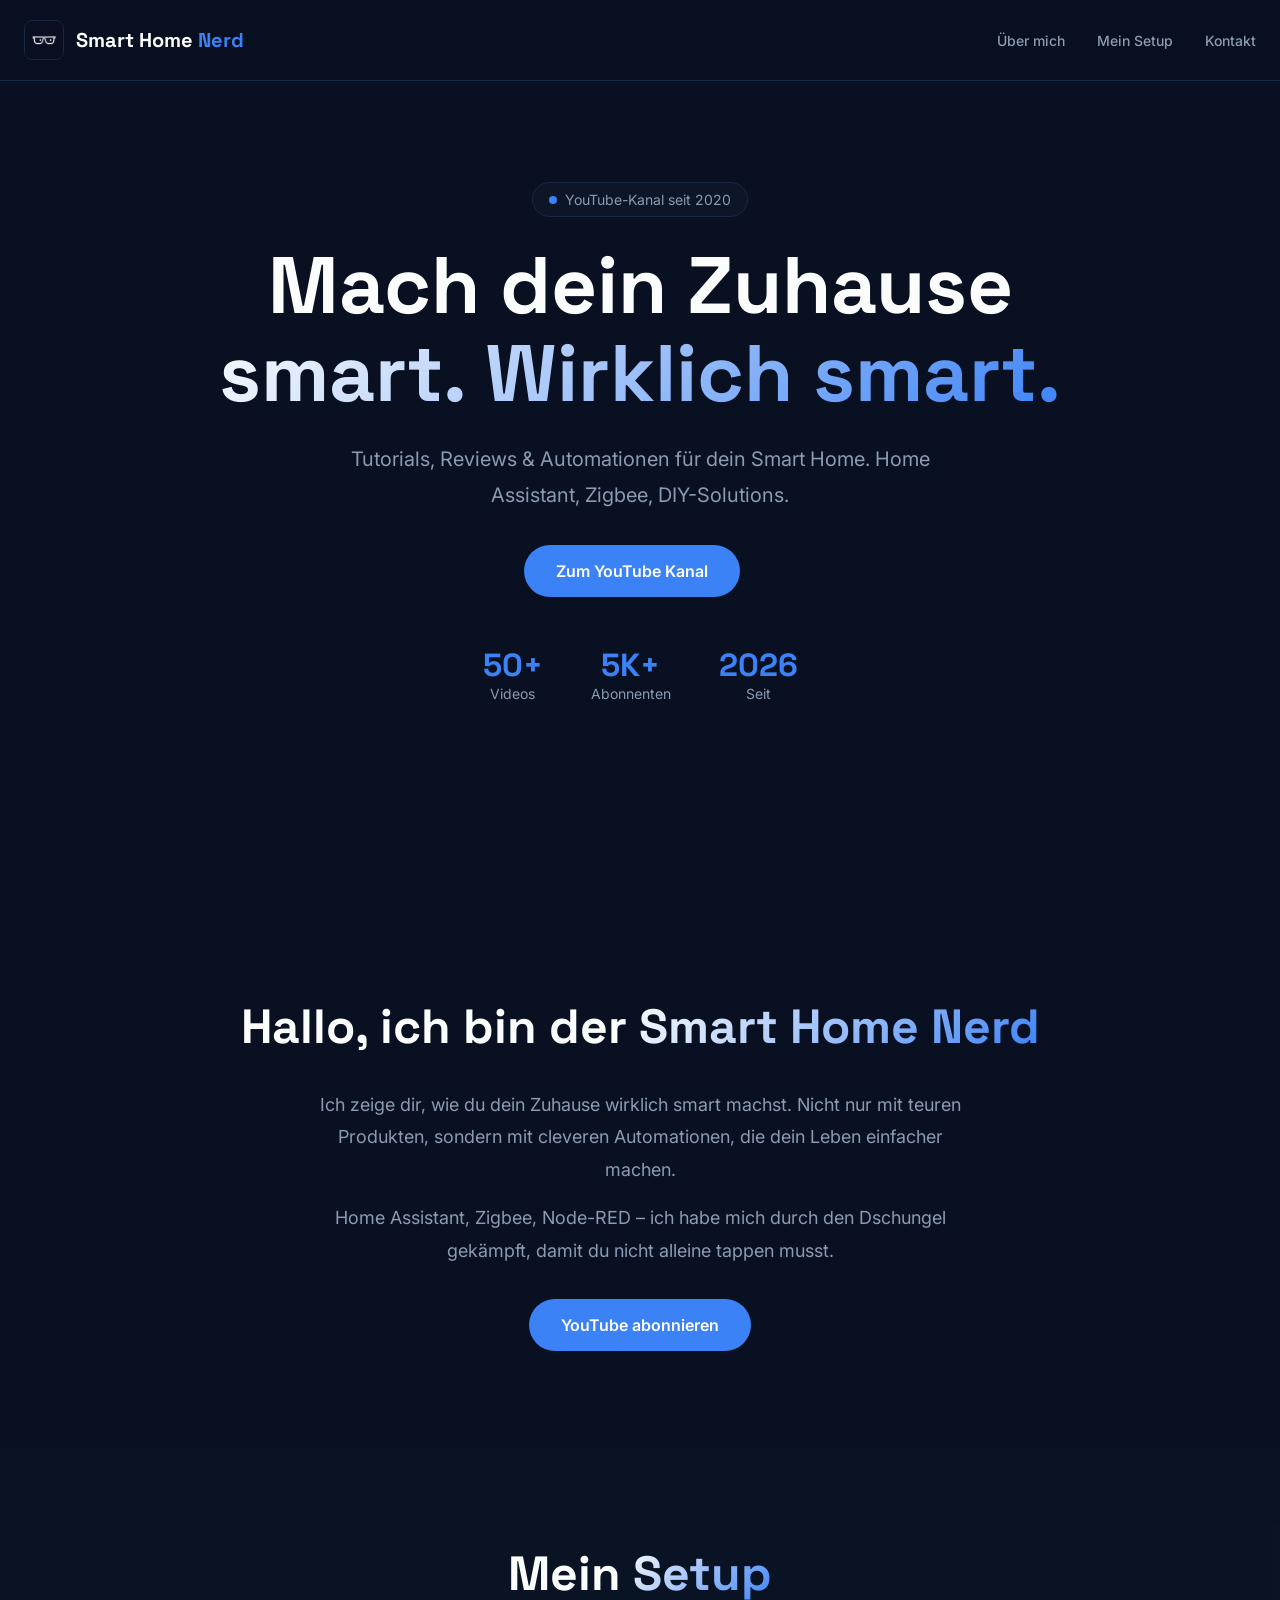
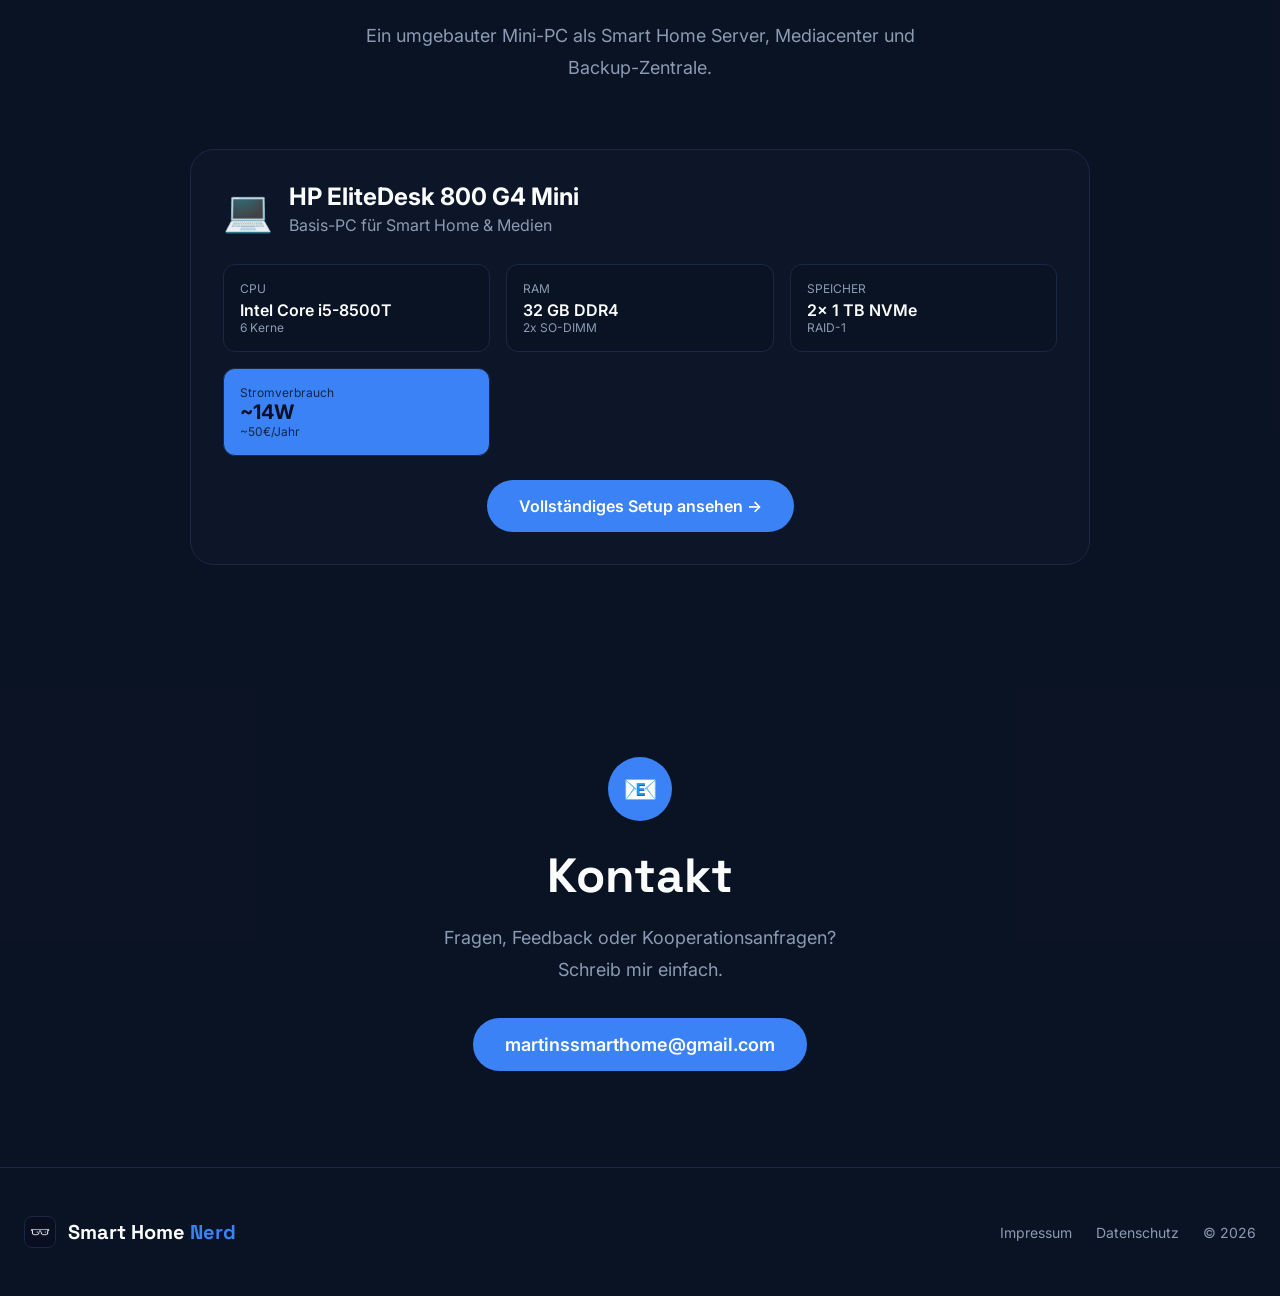
<file: index.html>
<!DOCTYPE html>
<html lang="de">
<head>
<meta charset="UTF-8">
<meta name="viewport" content="width=device-width, initial-scale=1.0">
<title>Smart Home Nerd | Mach dein Zuhause smart</title>
<meta name="description" content="Tutorials, Reviews & Automationen für dein Smart Home.">
<link rel="icon" type="image/png" href="assets/images/favicon.png">
<link rel="manifest" href="manifest.json">
<link href="https://fonts.googleapis.com/css2?family=Inter:wght@300;400;500;600;700&family=Space+Grotesk:wght@400;500;600;700&display=swap" rel="stylesheet">

<style>
:root {
--nerd-bg: #091021;
--nerd-card: #0d1629;
--nerd-border: #1a2847;
--nerd-text: #fbfcfc;
--nerd-muted: #8b9bb3;
--accent: #3b82f6;
}
* { margin: 0; padding: 0; box-sizing: border-box; }
body { font-family: 'Inter', sans-serif; background: var(--nerd-bg); color: var(--nerd-text); min-height: 100vh; }

/* Header */
header { position: fixed; top: 0; left: 0; right: 0; z-index: 50; background: rgba(9,16,33,0.95); backdrop-filter: blur(12px); border-bottom: 1px solid var(--nerd-border); }
.header-content { max-width: 1400px; margin: 0 auto; padding: 0 24px; display: flex; align-items: center; justify-content: space-between; height: 80px; }
header a { text-decoration: none; color: inherit; }
.logo { display: flex; align-items: center; gap: 12px; font-family: 'Space Grotesk', sans-serif; font-weight: 700; font-size: 1.25rem; }
.logo img { width: 40px; height: 40px; border-radius: 8px; background: var(--nerd-card); border: 1px solid var(--nerd-border); object-fit: cover; }
.logo span { color: var(--accent); }

/* Desktop Navigation */
.nav-desktop { display: flex; gap: 32px; }
.nav-desktop a { color: var(--nerd-muted); font-size: 0.875rem; font-weight: 500; transition: color 0.2s; }
.nav-desktop a:hover { color: var(--nerd-text); }

/* Mobile Button */
.mobile-btn { display: none; width: 44px; height: 44px; background: var(--nerd-card); border: 1px solid var(--nerd-border); border-radius: 8px; color: var(--nerd-text); font-size: 1.5rem; cursor: pointer; align-items: center; justify-content: center; margin-left: auto; }

/* Mobile Menu */
.mobile-menu { display: none; position: fixed; top: 0; left: 0; right: 0; bottom: 0; background: var(--nerd-bg); z-index: 9999; flex-direction: column; justify-content: center; align-items: center; gap: 40px; }
.mobile-menu.active { display: flex; }
.mobile-menu-close { position: absolute; top: 24px; right: 24px; width: 44px; height: 44px; background: var(--nerd-card); border: 1px solid var(--nerd-border); border-radius: 8px; color: var(--nerd-text); font-size: 1.5rem; cursor: pointer; }
.mobile-menu a { color: var(--nerd-text); font-family: 'Space Grotesk', sans-serif; font-size: 2rem; font-weight: 600; text-decoration: none; }

/* Responsive */
@media (max-width: 767px) {
.nav-desktop { display: none; }
.mobile-btn { display: flex; }
body.menu-open { overflow: hidden; }
}

/* Animations */
@keyframes fadeInUp {
from { opacity: 0; transform: translateY(30px); }
to { opacity: 1; transform: translateY(0); }
}
.animate-in { animation: fadeInUp 0.8s ease forwards; opacity: 0; }
.delay-1 { animation-delay: 0.1s; }
.delay-2 { animation-delay: 0.2s; }
.delay-3 { animation-delay: 0.3s; }

/* Sections */
section { padding: 96px 24px; }
.container { max-width: 1400px; margin: 0 auto; }
.text-center { text-align: center; }
.text-gradient { background: linear-gradient(135deg, #fbfcfc 0%, var(--accent) 100%); -webkit-background-clip: text; -webkit-text-fill-color: transparent; }
h1, h2 { font-family: 'Space Grotesk', sans-serif; font-weight: 700; }
h1 { font-size: clamp(2.5rem, 8vw, 5rem); line-height: 1.1; }
h2 { font-size: clamp(2rem, 5vw, 3rem); }
p { color: var(--nerd-muted); line-height: 1.8; }

/* Hero */
#hero { min-height: 100vh; display: flex; align-items: center; justify-content: center; padding-top: 80px; }
.badge { display: inline-flex; align-items: center; gap: 8px; padding: 8px 16px; border-radius: 9999px; background: var(--nerd-card); border: 1px solid var(--nerd-border); margin-bottom: 24px; }
.badge span:first-child { width: 8px; height: 8px; border-radius: 50%; background: var(--accent); animation: pulse 2s infinite; }
@keyframes pulse { 0%, 100% { opacity: 1; } 50% { opacity: 0.5; } }
.btn { display: inline-flex; align-items: center; gap: 8px; padding: 16px 32px; border-radius: 9999px; font-weight: 600; text-decoration: none; transition: all 0.2s; }
.btn-primary { background: var(--accent); color: #fff; }
.btn-primary:hover { background: var(--accent); filter: brightness(1.1); }
.btn-secondary { background: var(--nerd-card); border: 1px solid var(--nerd-border); color: var(--nerd-text); }
.btn-secondary:hover { border-color: var(--accent); }
.stats { display: flex; justify-content: center; gap: 48px; margin-top: 48px; }
.stat { text-align: center; }
.stat-value { font-size: 2rem; font-weight: 700; color: var(--accent); font-family: 'Space Grotesk', sans-serif; }
.stat-label { font-size: 0.875rem; color: var(--nerd-muted); }

/* About */
.about-text { max-width: 650px; margin: 0 auto; font-size: 1.125rem; }

/* Setup */
#setup { background: rgba(13,22,41,0.5); }
.setup-card { background: var(--nerd-card); border: 1px solid var(--nerd-border); border-radius: 24px; padding: 32px; margin-bottom: 24px; }
.setup-grid { display: grid; grid-template-columns: repeat(auto-fit, minmax(200px, 1fr)); gap: 16px; }
.setup-item { padding: 16px; background: rgba(9,16,33,0.5); border-radius: 12px; border: 1px solid var(--nerd-border); }
.setup-item.highlight { background: var(--accent); color: var(--nerd-bg); }

/* Contact */
#contact { background: rgba(13,22,41,0.5); }
.contact-box { max-width: 600px; margin: 0 auto; }

/* Footer */
footer { padding: 48px 24px; border-top: 1px solid var(--nerd-border); background: rgba(13,22,41,0.5); }
.footer-content { display: flex; flex-direction: column; align-items: center; gap: 24px; }
@media (min-width: 768px) {
.footer-content { flex-direction: row; justify-content: space-between; }
}

/* Back to top */
#back-to-top { position: fixed; bottom: 24px; right: 24px; width: 48px; height: 48px; border-radius: 50%; background: var(--accent); color: #fff; border: none; cursor: pointer; opacity: 0; visibility: hidden; transition: all 0.3s; z-index: 100; }
#back-to-top.visible { opacity: 1; visibility: visible; }
#back-to-top:hover { transform: translateY(-4px); }

/* Scrollbar */
::-webkit-scrollbar { width: 10px; }
::-webkit-scrollbar-track { background: var(--nerd-bg); }
::-webkit-scrollbar-thumb { background: var(--nerd-border); border-radius: 5px; }
::-webkit-scrollbar-thumb:hover { background: var(--accent); }
</style>
</head>
<body>

<!-- Back to Top -->
<button id="back-to-top" onclick="window.scrollTo({top: 0, behavior: 'smooth'})" aria-label="Zurück nach oben">↑</button>

<!-- Header -->
<header>
<div class="header-content">
<a href="#" class="logo">
<img src="assets/images/logo-new.webp" alt="Smart Home Nerd Logo">
<div>Smart Home <span>Nerd</span></div>
</a>

<nav class="nav-desktop">
<a href="#about">Über mich</a>
<a href="#setup">Mein Setup</a>
<a href="#contact">Kontakt</a>
</nav>

<button class="mobile-btn" onclick="toggleMenu()" aria-label="Menü öffnen">☰</button>
</div>
</header>

<!-- Mobile Menu (außerhalb Header!) -->
<div id="mobile-menu" class="mobile-menu">
<button class="mobile-menu-close" onclick="toggleMenu()" aria-label="Menü schließen">✕</button>
<a href="#about" onclick="toggleMenu()">Über mich</a>
<a href="#setup" onclick="toggleMenu()">Mein Setup</a>
<a href="#contact" onclick="toggleMenu()">Kontakt</a>
</div>

<!-- Hero -->
<section id="hero">
<div class="container text-center">
<div class="animate-in delay-1">
<div class="badge">
<span></span>
<span style="color: var(--nerd-muted); font-size: 0.875rem;">YouTube-Kanal seit 2020</span>
</div>
</div>

<h1 class="animate-in delay-2" style="margin-bottom: 24px;">
<span>Mach dein Zuhause</span><br>
<span class="text-gradient">smart. Wirklich smart.</span>
</h1>

<p class="animate-in delay-3" style="font-size: 1.25rem; max-width: 600px; margin: 0 auto 32px;">
Tutorials, Reviews & Automationen für dein Smart Home. Home Assistant, Zigbee, DIY-Solutions.
</p>

<div class="animate-in delay-3" style="margin-bottom: 48px;">
<a href="https://www.youtube.com/@SmartHomeNerd" target="_blank" class="btn btn-primary" style="margin-right: 16px;">Zum YouTube Kanal</a>
</div>

<div class="stats">
<div class="stat">
<div class="stat-value">50+</div>
<div class="stat-label">Videos</div>
</div>
<div class="stat">
<div class="stat-value">5K+</div>
<div class="stat-label">Abonnenten</div>
</div>
<div class="stat">
<div class="stat-value">2026</div>
<div class="stat-label">Seit</div>
</div>
</div>
</div>
</section>

<!-- About -->
<section id="about">
<div class="container text-center">
<h2 style="margin-bottom: 32px;">Hallo, ich bin der <span class="text-gradient">Smart Home Nerd</span></h2>
<div class="about-text">
<p style="margin-bottom: 16px;">Ich zeige dir, wie du dein Zuhause wirklich smart machst. Nicht nur mit teuren Produkten, sondern mit cleveren Automationen, die dein Leben einfacher machen.</p>
<p style="margin-bottom: 32px;">Home Assistant, Zigbee, Node-RED – ich habe mich durch den Dschungel gekämpft, damit du nicht alleine tappen musst.</p>
</div>
<a href="https://www.youtube.com/@SmartHomeNerd" target="_blank" class="btn btn-primary">YouTube abonnieren</a>
</div>
</section>

<!-- Setup -->
<section id="setup">
<div class="container">
<div class="text-center" style="margin-bottom: 64px;">
<h2 style="margin-bottom: 16px;">Mein <span class="text-gradient">Setup</span></h2>
<p style="font-size: 1.125rem; max-width: 600px; margin: 0 auto;">Ein umgebauter Mini-PC als Smart Home Server, Mediacenter und Backup-Zentrale.</p>
</div>

<div class="setup-card" style="max-width: 900px; margin: 0 auto;">
<div style="display: flex; align-items: center; gap: 16px; margin-bottom: 24px;">
<span style="font-size: 2.5rem;">💻</span>
<div>
<h3 style="font-size: 1.5rem;">HP EliteDesk 800 G4 Mini</h3>
<p style="color: var(--nerd-muted);">Basis-PC für Smart Home & Medien</p>
</div>
</div>

<div class="setup-grid">
<div class="setup-item">
<div style="font-size: 0.75rem; color: var(--nerd-muted); text-transform: uppercase; margin-bottom: 4px;">CPU</div>
<div style="font-weight: 600;">Intel Core i5-8500T</div>
<div style="font-size: 0.75rem; color: var(--nerd-muted);">6 Kerne</div>
</div>
<div class="setup-item">
<div style="font-size: 0.75rem; color: var(--nerd-muted); text-transform: uppercase; margin-bottom: 4px;">RAM</div>
<div style="font-weight: 600;">32 GB DDR4</div>
<div style="font-size: 0.75rem; color: var(--nerd-muted);">2x SO-DIMM</div>
</div>
<div class="setup-item">
<div style="font-size: 0.75rem; color: var(--nerd-muted); text-transform: uppercase; margin-bottom: 4px;">Speicher</div>
<div style="font-weight: 600;">2× 1 TB NVMe</div>
<div style="font-size: 0.75rem; color: var(--nerd-muted);">RAID-1</div>
</div>
<div class="setup-item highlight">
<div style="font-size: 0.75rem; opacity: 0.8;">Stromverbrauch</div>
<div style="font-weight: 700; font-size: 1.25rem;">~14W</div>
<div style="font-size: 0.75rem; opacity: 0.8;">~50€/Jahr</div>
</div>
</div>

<div style="margin-top: 24px; text-align: center;">
<a href="setup.html" style="display:block;text-align:center;margin:0 auto;width:fit-content;padding:16px 32px;background:var(--accent);color:#fff;border-radius:9999px;font-weight:600;text-decoration:none;">Vollständiges Setup ansehen →</a>
</div>
</div>
</div>
</section>

<!-- Contact -->
<section id="contact">
<div class="container">
<div class="contact-box text-center">
<div style="width: 64px; height: 64px; border-radius: 50%; background: var(--accent); display: flex; align-items: center; justify-content: center; margin: 0 auto 24px; font-size: 1.75rem;">📧</div>
<h2 style="margin-bottom: 16px;">Kontakt</h2>
<p style="margin-bottom: 32px; font-size: 1.125rem;">Fragen, Feedback oder Kooperationsanfragen?<br>Schreib mir einfach.</p>
<a href="mailto:martinssmarthome@gmail.com" class="btn btn-primary" style="font-size: 1.125rem;">martinssmarthome@gmail.com</a>
</div>
</div>
</section>

<!-- Footer -->
<footer>
<div class="container">
<div class="footer-content">
<div class="logo">
<img src="assets/images/logo-new.webp" alt="Logo" style="width: 32px; height: 32px;">
<div>Smart Home <span>Nerd</span></div>
</div>
<div style="display: flex; gap: 24px; color: var(--nerd-muted); font-size: 0.875rem;">
<a href="impressum.html" style="color: var(--nerd-muted); text-decoration: none;">Impressum</a>
<a href="datenschutz.html" style="color: var(--nerd-muted); text-decoration: none;">Datenschutz</a>
<span>© 2026</span>
</div>
</div>
</div>
</footer>

<!-- Mobile Menu Script -->
<script>
function toggleMenu() {
var menu = document.getElementById('mobile-menu');
var btn = document.querySelector('.mobile-btn');

if (menu.classList.contains('active')) {
menu.classList.remove('active');
if (btn) btn.innerHTML = '☰';
document.body.classList.remove('menu-open');
} else {
menu.classList.add('active');
if (btn) btn.innerHTML = '✕';
document.body.classList.add('menu-open');
}
}

// Back to top button
window.addEventListener('scroll', function() {
var btn = document.getElementById('back-to-top');
if (window.scrollY > 500) {
btn.classList.add('visible');
} else {
btn.classList.remove('visible');
}
});
</script>

</body>
</html>
</file>
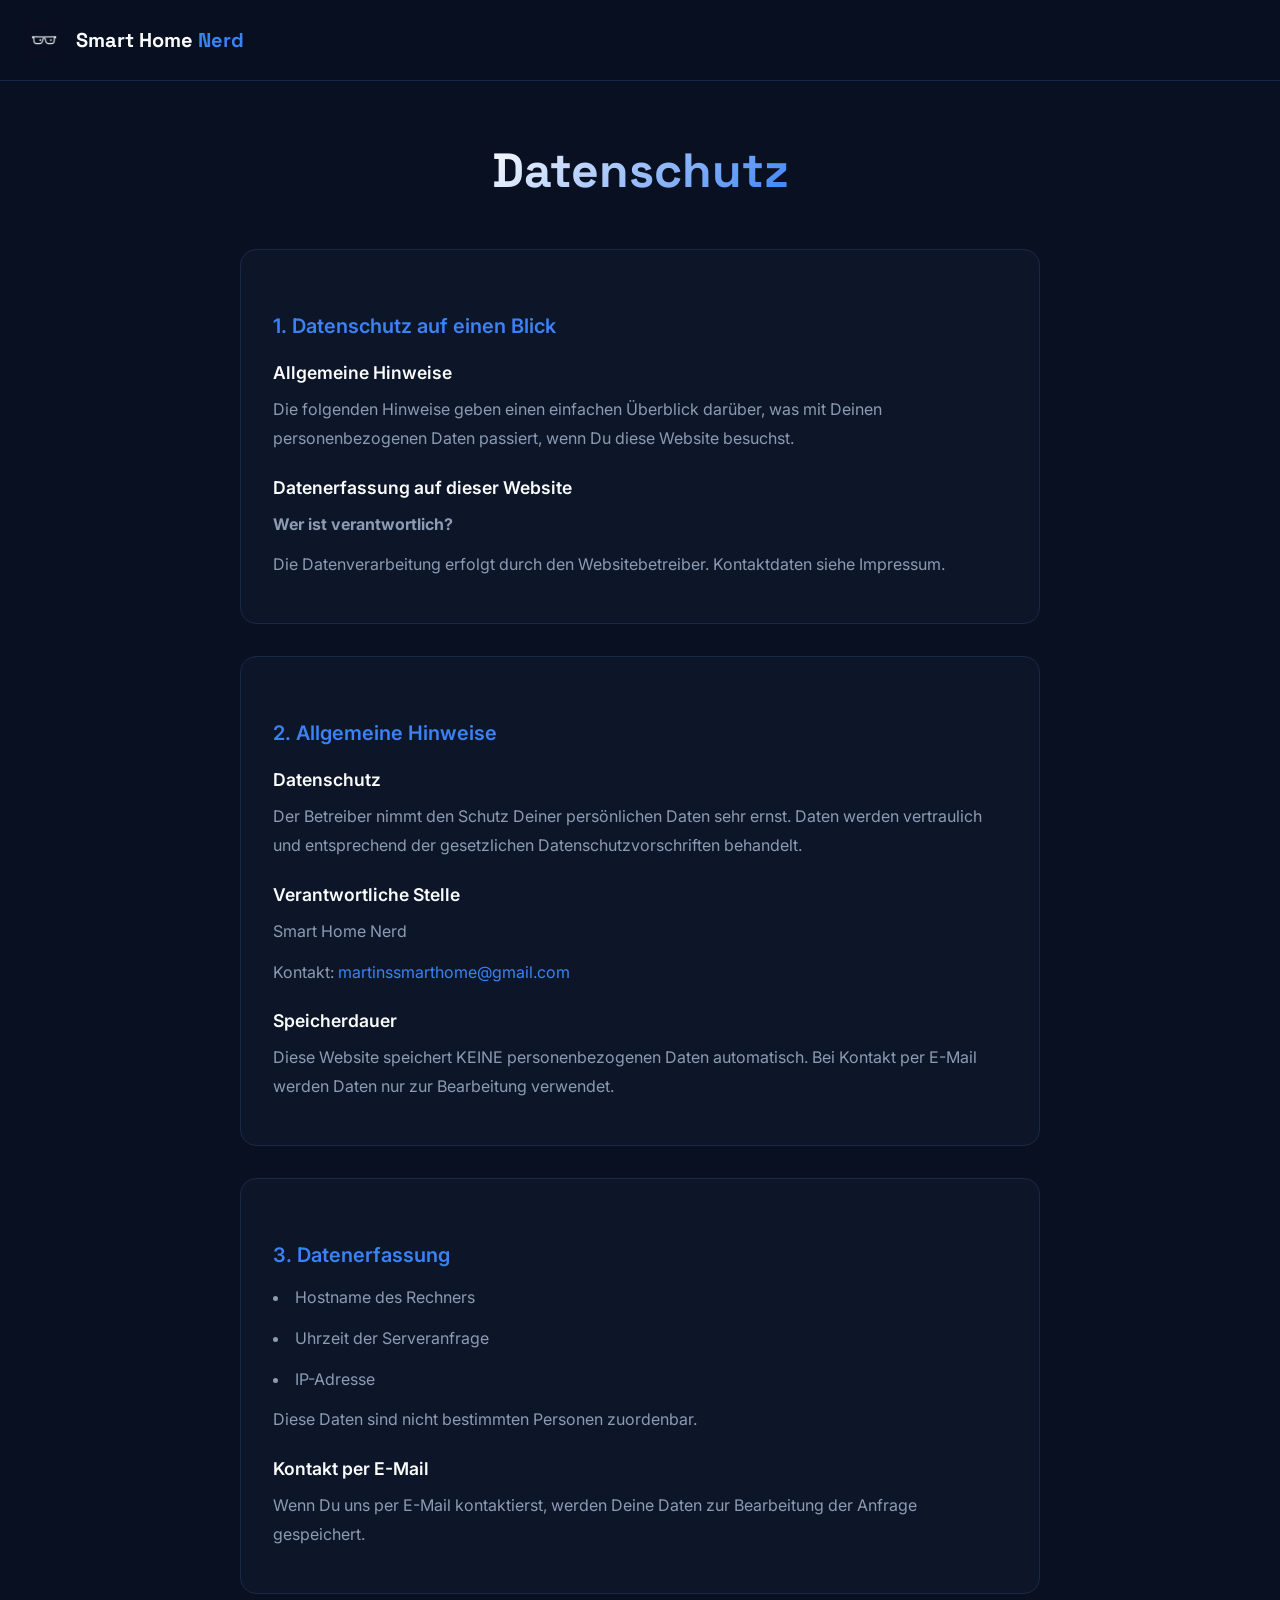
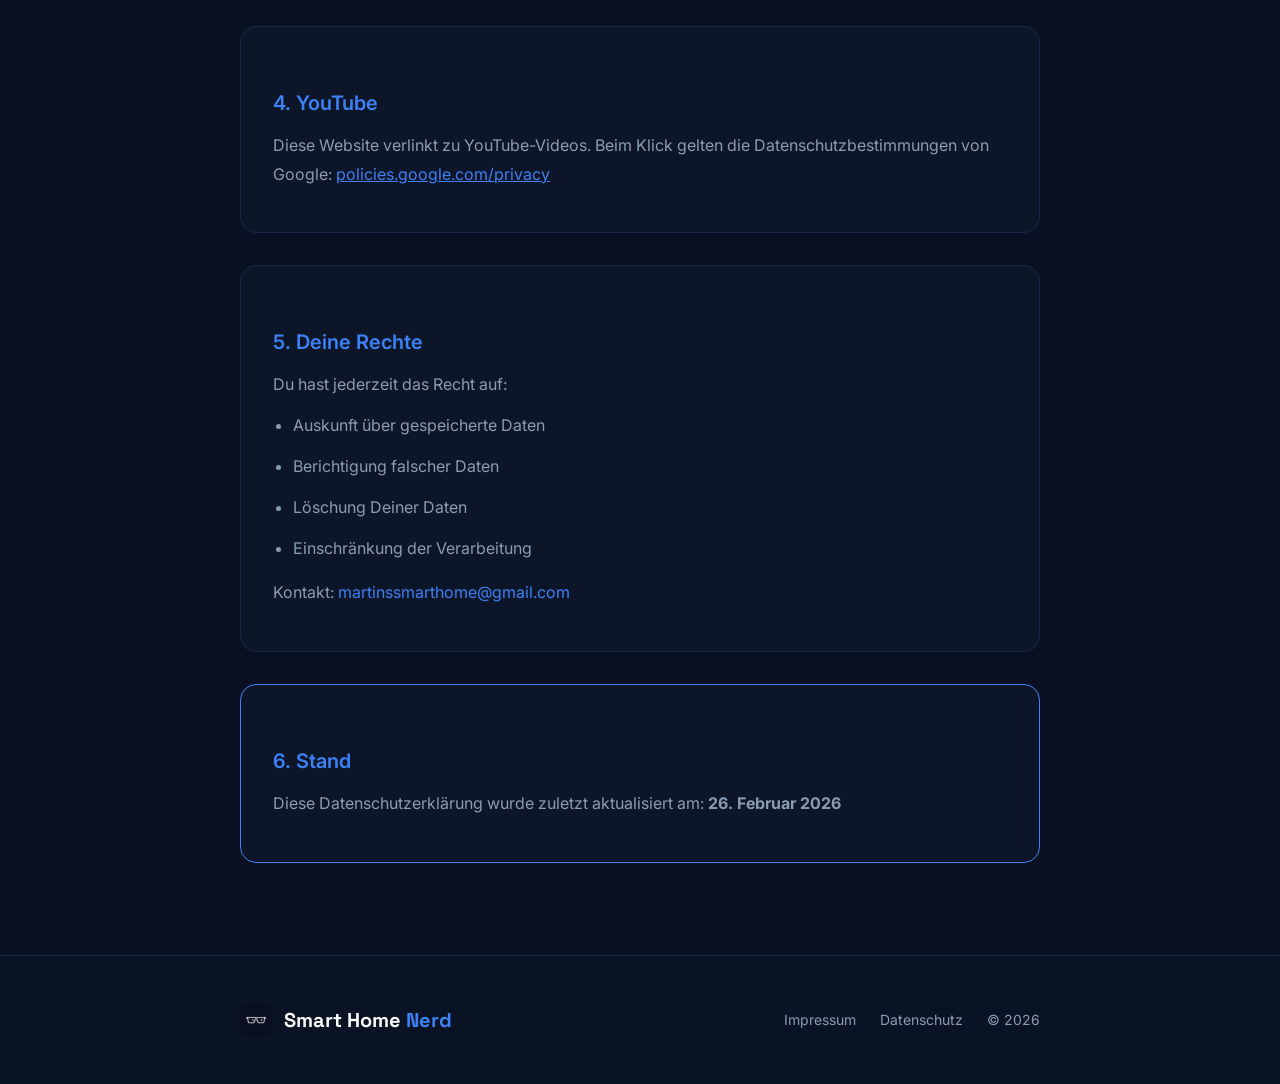
<file: datenschutz.html>
<!DOCTYPE html>
<html lang="de">
<head>
<meta charset="UTF-8">
<meta name="viewport" content="width=device-width, initial-scale=1.0">
<title>Datenschutz | Smart Home Nerd</title>
<meta name="description" content="Datenschutzerklärung für Smart Home Nerd.">
<meta name="robots" content="noindex, follow">
<link rel="icon" type="image/png" href="assets/images/favicon.png">
<link href="https://fonts.googleapis.com/css2?family=Inter:wght@300;400;500;600;700&family=Space+Grotesk:wght@400;500;600;700&display=swap" rel="stylesheet">

<style>
:root {
--nerd-bg: #091021;
--nerd-card: #0d1629;
--nerd-border: #1a2847;
--nerd-text: #fbfcfc;
--nerd-muted: #8b9bb3;
--accent: #3b82f6;
}
* { margin: 0; padding: 0; box-sizing: border-box; }
body { font-family: 'Inter', sans-serif; background: var(--nerd-bg); color: var(--nerd-text); min-height: 100vh; }

header { position: fixed; top: 0; left: 0; right: 0; z-index: 50; background: rgba(9,16,33,0.95); backdrop-filter: blur(12px); border-bottom: 1px solid var(--nerd-border); }
.header-content { max-width: 1400px; margin: 0 auto; padding: 0 24px; display: flex; align-items: center; justify-content: space-between; height: 80px; }
header a { text-decoration: none; color: inherit; }
.logo { display: flex; align-items: center; gap: 12px; font-family: 'Space Grotesk', sans-serif; font-weight: 700; font-size: 1.25rem; }
.logo img { width: 40px; height: 40px; border-radius: 8px; object-fit: cover; }
.logo span { color: var(--accent); }

.back-btn { display: inline-flex; align-items: center; gap: 8px; padding: 12px 24px; background: var(--nerd-card); border: 1px solid var(--nerd-border); border-radius: 9999px; color: var(--nerd-text); font-weight: 500; font-size: 0.875rem; }
.back-btn:hover { border-color: var(--accent); }

.mobile-btn { display: none; width: 44px; height: 44px; background: var(--nerd-card); border: 1px solid var(--nerd-border); border-radius: 8px; color: var(--nerd-text); font-size: 1.5rem; cursor: pointer; align-items: center; justify-content: center; margin-left: auto; }

.mobile-menu { display: none; position: fixed; top: 0; left: 0; right: 0; bottom: 0; background: var(--nerd-bg); z-index: 9999; flex-direction: column; justify-content: center; align-items: center; gap: 40px; }
.mobile-menu.active { display: flex; }
.mobile-menu-close { position: absolute; top: 24px; right: 24px; width: 44px; height: 44px; background: var(--nerd-card); border: 1px solid var(--nerd-border); border-radius: 8px; color: var(--nerd-text); font-size: 1.5rem; cursor: pointer; }
.mobile-menu a { color: var(--nerd-text); font-family: 'Space Grotesk', sans-serif; font-size: 2rem; font-weight: 600; text-decoration: none; }

@media (max-width: 767px) {
.back-btn { display: none; }
.mobile-btn { display: flex; }
.nav-desktop { display: none; }
body.menu-open { overflow: hidden; }
}

main { padding: 140px 24px 60px; }
.container { max-width: 800px; margin: 0 auto; }
.text-center { text-align: center; }
.text-gradient { background: linear-gradient(135deg, #fbfcfc 0%, var(--accent) 100%); -webkit-background-clip: text; -webkit-text-fill-color: transparent; }
h1 { font-family: 'Space Grotesk', sans-serif; font-size: clamp(2rem, 5vw, 3rem); font-weight: 700; margin-bottom: 48px; }
h2 { font-size: 1.25rem; font-weight: 600; margin: 32px 0 16px; color: var(--accent); }
h3 { font-size: 1.1rem; font-weight: 600; margin: 24px 0 12px; color: var(--nerd-text); }
p, li { color: var(--nerd-muted); line-height: 1.8; margin-bottom: 12px; }
ul { margin-left: 20px; margin-bottom: 16px; }

.card { background: var(--nerd-card); border: 1px solid var(--nerd-border); border-radius: 16px; padding: 32px; margin-bottom: 32px; }

footer { padding: 48px 24px; border-top: 1px solid var(--nerd-border); background: rgba(13,22,41,0.5); }
.footer-content { display: flex; flex-direction: column; align-items: center; gap: 24px; }
@media (min-width: 768px) { .footer-content { flex-direction: row; justify-content: space-between; } }
</style>
</head>
<body>

<header>
<div class="header-content">
<a href="index.html" class="logo">
<img src="assets/images/logo-new.webp" alt="Logo">
<div>Smart Home <span>Nerd</span></div>
</a>
<button class="mobile-btn" style="margin-left:auto;" onclick="toggleMenu()">☰</button>
</div>
</header>

<div id="mobile-menu" class="mobile-menu">
<button class="mobile-menu-close" onclick="toggleMenu()">✕</button>
<a href="index.html" onclick="toggleMenu()">Startseite</a>
<a href="index.html#about" onclick="toggleMenu()">Über mich</a>
<a href="index.html#contact" onclick="toggleMenu()">Kontakt</a>
</div>

<main>
<div class="container">
<h1 class="text-center"><span class="text-gradient">Datenschutz</span></h1>

<div class="card">
<h2>1. Datenschutz auf einen Blick</h2>
<h3>Allgemeine Hinweise</h3>
<p>Die folgenden Hinweise geben einen einfachen Überblick darüber, was mit Deinen personenbezogenen Daten passiert, wenn Du diese Website besuchst.</p>

<h3>Datenerfassung auf dieser Website</h3>
<p><strong>Wer ist verantwortlich?</strong></p>
<p>Die Datenverarbeitung erfolgt durch den Websitebetreiber. Kontaktdaten siehe Impressum.</p>
</div>

<div class="card">
<h2>2. Allgemeine Hinweise</h2>
<h3>Datenschutz</h3>
<p>Der Betreiber nimmt den Schutz Deiner persönlichen Daten sehr ernst. Daten werden vertraulich und entsprechend der gesetzlichen Datenschutzvorschriften behandelt.</p>

<h3>Verantwortliche Stelle</h3>
<p>Smart Home Nerd</p>
<p>Kontakt: <a href="mailto:martinssmarthome@gmail.com" style="color:var(--accent);text-decoration:none;">martinssmarthome@gmail.com</a></p>

<h3>Speicherdauer</h3>
<p>Diese Website speichert KEINE personenbezogenen Daten automatisch. Bei Kontakt per E-Mail werden Daten nur zur Bearbeitung verwendet.</p>
</div>

<div class="card">
<h2>3. Datenerfassung</h2>
<li>Hostname des Rechners</li>
<li>Uhrzeit der Serveranfrage</li>
<li>IP-Adresse</li>
</ul>
<p>Diese Daten sind nicht bestimmten Personen zuordenbar.</p>

<h3>Kontakt per E-Mail</h3>
<p>Wenn Du uns per E-Mail kontaktierst, werden Deine Daten zur Bearbeitung der Anfrage gespeichert.</p>
</div>

<div class="card">
<h2>4. YouTube</h2>
<p>Diese Website verlinkt zu YouTube-Videos. Beim Klick gelten die Datenschutzbestimmungen von Google: <a href="https://policies.google.com/privacy" target="_blank" style="color:var(--accent);">policies.google.com/privacy</a></p>
</div>

<div class="card">
<h2>5. Deine Rechte</h2>
<p>Du hast jederzeit das Recht auf:</p>
<ul>
<li>Auskunft über gespeicherte Daten</li>
<li>Berichtigung falscher Daten</li>
<li>Löschung Deiner Daten</li>
<li>Einschränkung der Verarbeitung</li>
</ul>
<p>Kontakt: <a href="mailto:martinssmarthome@gmail.com" style="color:var(--accent);text-decoration:none;">martinssmarthome@gmail.com</a></p>
</div>

<div class="card" style="border-color:var(--accent);">
<h2>6. Stand</h2>
<p>Diese Datenschutzerklärung wurde zuletzt aktualisiert am: <strong>26. Februar 2026</strong></p>
</div>
</div>
</main>

<footer>
<div class="container">
<div class="footer-content">
<div class="logo">
<img src="assets/images/logo-new.webp" alt="Logo" style="width: 32px; height: 32px;">
<div>Smart Home <span>Nerd</span></div>
</div>
<div style="display: flex; gap: 24px; color: var(--nerd-muted); font-size: 0.875rem;">
<a href="impressum.html" style="color: var(--nerd-muted); text-decoration: none;">Impressum</a>
<a href="datenschutz.html" style="color: var(--nerd-muted); text-decoration: none;">Datenschutz</a>
<span>© 2026</span>
</div>
</div>
</div>
</footer>

<script>
function toggleMenu() {
var menu = document.getElementById('mobile-menu');
var btn = document.querySelector('.mobile-btn');
if (menu.classList.contains('active')) {
menu.classList.remove('active');
if (btn) btn.innerHTML = '☰';
document.body.classList.remove('menu-open');
} else {
menu.classList.add('active');
if (btn) btn.innerHTML = '✕';
document.body.classList.add('menu-open');
}
}
</script>

</body>
</html>
</file>
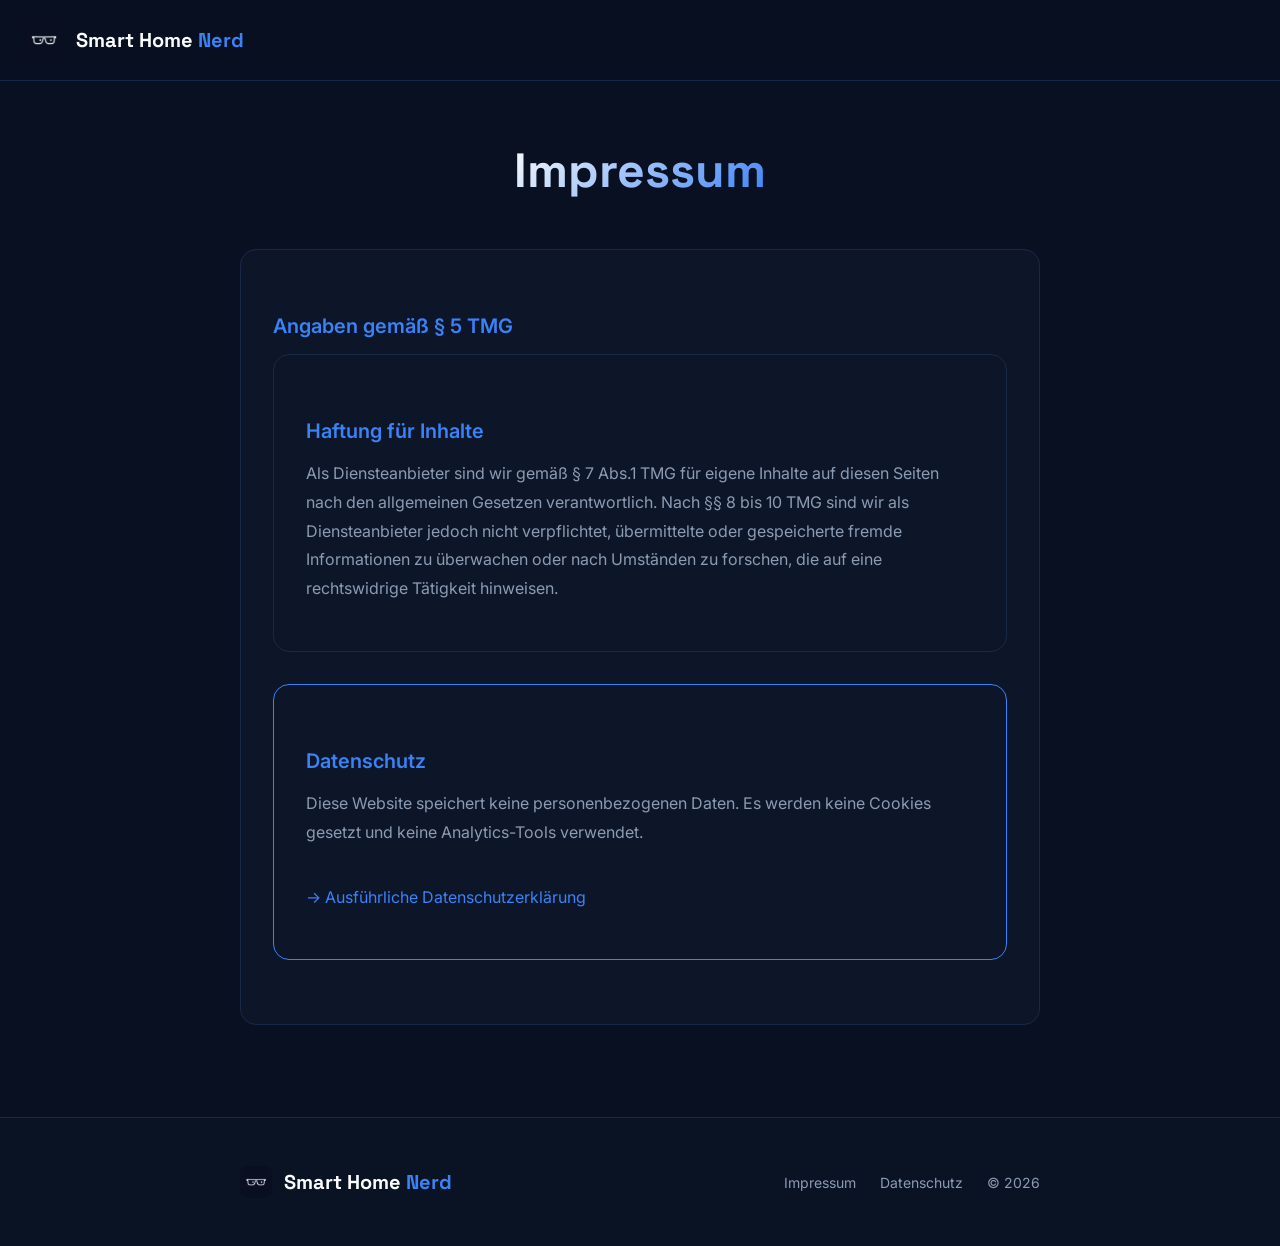
<file: impressum.html>
<!DOCTYPE html>
<html lang="de">
<head>
<meta charset="UTF-8">
<meta name="viewport" content="width=device-width, initial-scale=1.0">
<title>Impressum | Smart Home Nerd</title>
<meta name="description" content="Impressum für Smart Home Nerd.">
<meta name="robots" content="noindex, follow">
<link rel="icon" type="image/png" href="assets/images/favicon.png">
<link href="https://fonts.googleapis.com/css2?family=Inter:wght@300;400;500;600;700&family=Space+Grotesk:wght@400;500;600;700&display=swap" rel="stylesheet">

<style>
:root {
--nerd-bg: #091021;
--nerd-card: #0d1629;
--nerd-border: #1a2847;
--nerd-text: #fbfcfc;
--nerd-muted: #8b9bb3;
--accent: #3b82f6;
}
* { margin: 0; padding: 0; box-sizing: border-box; }
body { font-family: 'Inter', sans-serif; background: var(--nerd-bg); color: var(--nerd-text); min-height: 100vh; }

header { position: fixed; top: 0; left: 0; right: 0; z-index: 50; background: rgba(9,16,33,0.95); backdrop-filter: blur(12px); border-bottom: 1px solid var(--nerd-border); }
.header-content { max-width: 1400px; margin: 0 auto; padding: 0 24px; display: flex; align-items: center; justify-content: space-between; height: 80px; }
header a { text-decoration: none; color: inherit; }
.logo { display: flex; align-items: center; gap: 12px; font-family: 'Space Grotesk', sans-serif; font-weight: 700; font-size: 1.25rem; }
.logo img { width: 40px; height: 40px; border-radius: 8px; object-fit: cover; }
.logo span { color: var(--accent); }

.back-btn { display: inline-flex; align-items: center; gap: 8px; padding: 12px 24px; background: var(--nerd-card); border: 1px solid var(--nerd-border); border-radius: 9999px; color: var(--nerd-text); font-weight: 500; font-size: 0.875rem; }
.back-btn:hover { border-color: var(--accent); }

.mobile-btn { display: none; width: 44px; height: 44px; background: var(--nerd-card); border: 1px solid var(--nerd-border); border-radius: 8px; color: var(--nerd-text); font-size: 1.5rem; cursor: pointer; align-items: center; justify-content: center; margin-left: auto; }

.mobile-menu { display: none; position: fixed; top: 0; left: 0; right: 0; bottom: 0; background: var(--nerd-bg); z-index: 9999; flex-direction: column; justify-content: center; align-items: center; gap: 40px; }
.mobile-menu.active { display: flex; }
.mobile-menu-close { position: absolute; top: 24px; right: 24px; width: 44px; height: 44px; background: var(--nerd-card); border: 1px solid var(--nerd-border); border-radius: 8px; color: var(--nerd-text); font-size: 1.5rem; cursor: pointer; }
.mobile-menu a { color: var(--nerd-text); font-family: 'Space Grotesk', sans-serif; font-size: 2rem; font-weight: 600; text-decoration: none; }

@media (max-width: 767px) {
.back-btn { display: none; }
.mobile-btn { display: flex; }
.nav-desktop { display: none; }
body.menu-open { overflow: hidden; }
}

main { padding: 140px 24px 60px; }
.container { max-width: 800px; margin: 0 auto; }
.text-center { text-align: center; }
.text-gradient { background: linear-gradient(135deg, #fbfcfc 0%, var(--accent) 100%); -webkit-background-clip: text; -webkit-text-fill-color: transparent; }
h1 { font-family: 'Space Grotesk', sans-serif; font-size: clamp(2rem, 5vw, 3rem); font-weight: 700; margin-bottom: 48px; }
h2 { font-size: 1.25rem; font-weight: 600; margin: 32px 0 16px; color: var(--accent); }
p { color: var(--nerd-muted); line-height: 1.8; margin-bottom: 16px; }
p strong { color: var(--nerd-text); }

.card { background: var(--nerd-card); border: 1px solid var(--nerd-border); border-radius: 16px; padding: 32px; margin-bottom: 32px; }

footer { padding: 48px 24px; border-top: 1px solid var(--nerd-border); background: rgba(13,22,41,0.5); }
.footer-content { display: flex; flex-direction: column; align-items: center; gap: 24px; }
@media (min-width: 768px) { .footer-content { flex-direction: row; justify-content: space-between; } }
</style>
</head>
<body>

<header>
<div class="header-content">
<a href="index.html" class="logo">
<img src="assets/images/logo-new.webp" alt="Logo">
<div>Smart Home <span>Nerd</span></div>
</a>
<button class="mobile-btn" style="margin-left:auto;" onclick="toggleMenu()">☰</button>
</div>
</header>

<div id="mobile-menu" class="mobile-menu">
<button class="mobile-menu-close" onclick="toggleMenu()">✕</button>
<a href="index.html" onclick="toggleMenu()">Startseite</a>
<a href="index.html#about" onclick="toggleMenu()">Über mich</a>
<a href="index.html#contact" onclick="toggleMenu()">Kontakt</a>
</div>

<main>
<div class="container">
<h1 class="text-center"><span class="text-gradient">Impressum</span></h1>

<div class="card">
<h2>Angaben gemäß § 5 TMG</h2>
<div class="card">
<h2>Haftung für Inhalte</h2>
<p>Als Diensteanbieter sind wir gemäß § 7 Abs.1 TMG für eigene Inhalte auf diesen Seiten nach den allgemeinen Gesetzen verantwortlich. Nach §§ 8 bis 10 TMG sind wir als Diensteanbieter jedoch nicht verpflichtet, übermittelte oder gespeicherte fremde Informationen zu überwachen oder nach Umständen zu forschen, die auf eine rechtswidrige Tätigkeit hinweisen.</p>
</div>

<div class="card" style="border-color:var(--accent);">
<h2>Datenschutz</h2>
<p>Diese Website speichert keine personenbezogenen Daten. Es werden keine Cookies gesetzt und keine Analytics-Tools verwendet.</p>
<br>
<p><a href="datenschutz.html" style="color:var(--accent);text-decoration:none;">→ Ausführliche Datenschutzerklärung</a></p>
</div>
</div>
</main>

<footer>
<div class="container">
<div class="footer-content">
<div class="logo">
<img src="assets/images/logo-new.webp" alt="Logo" style="width: 32px; height: 32px;">
<div>Smart Home <span>Nerd</span></div>
</div>
<div style="display: flex; gap: 24px; color: var(--nerd-muted); font-size: 0.875rem;">
<a href="impressum.html" style="color: var(--nerd-muted); text-decoration: none;">Impressum</a>
<a href="datenschutz.html" style="color: var(--nerd-muted); text-decoration: none;">Datenschutz</a>
<span>© 2026</span>
</div>
</div>
</div>
</footer>

<script>
function toggleMenu() {
var menu = document.getElementById('mobile-menu');
var btn = document.querySelector('.mobile-btn');
if (menu.classList.contains('active')) {
menu.classList.remove('active');
if (btn) btn.innerHTML = '☰';
document.body.classList.remove('menu-open');
} else {
menu.classList.add('active');
if (btn) btn.innerHTML = '✕';
document.body.classList.add('menu-open');
}
}
</script>

</body>
</html>
</file>
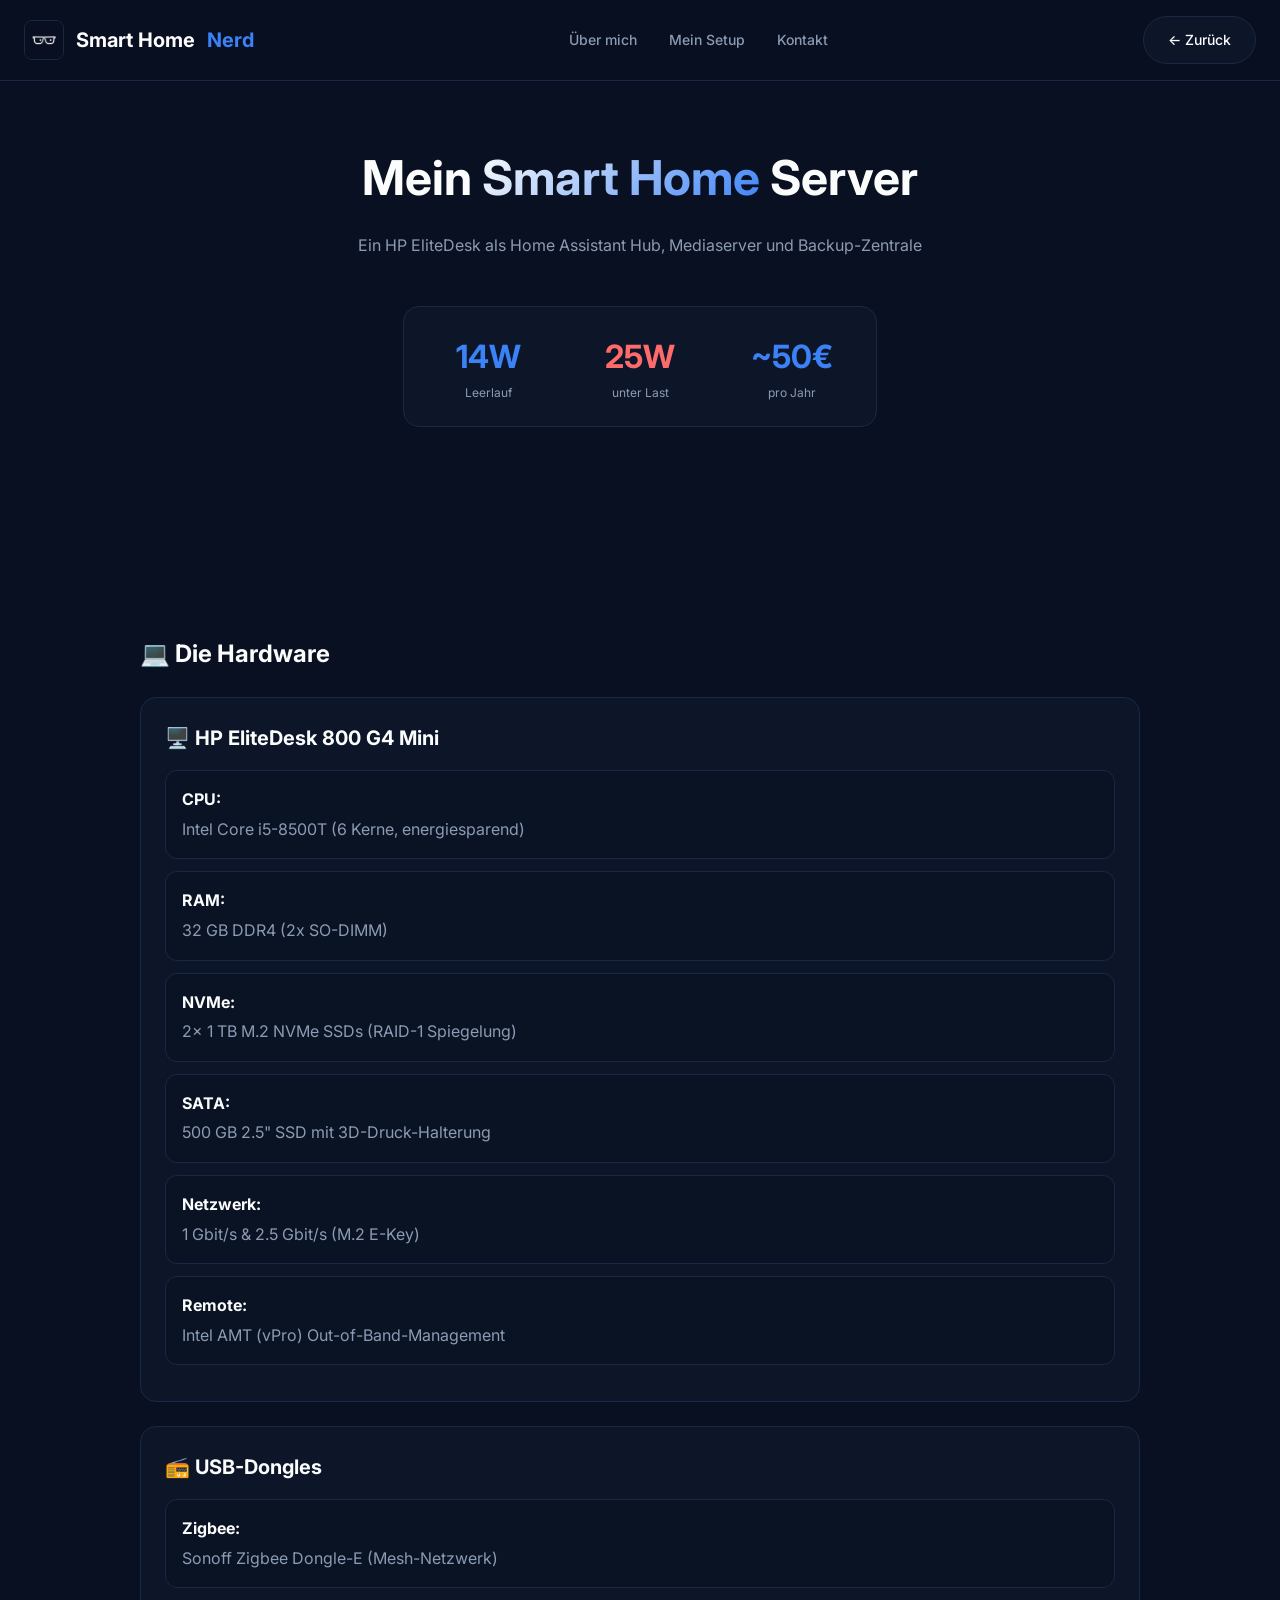
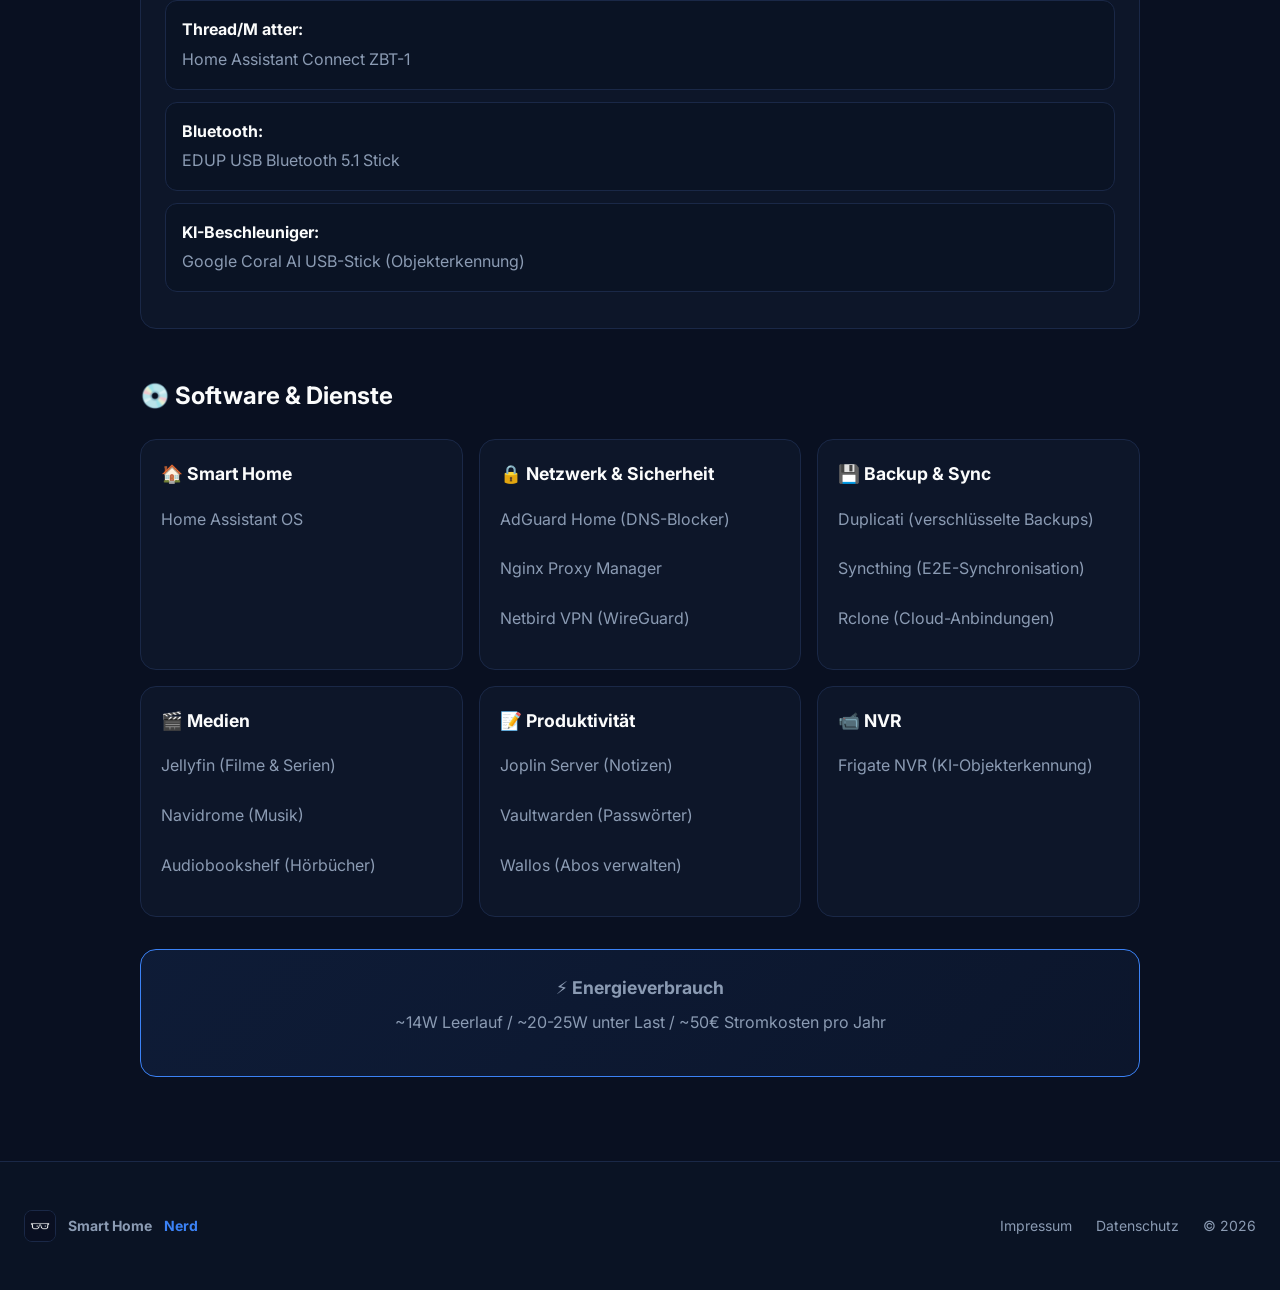
<file: setup.html>
<!DOCTYPE html>
<html lang="de">
<head>
<meta charset="UTF-8">
<meta name="viewport" content="width=device-width, initial-scale=1.0">
<title>Mein Setup | Smart Home Nerd</title>
<link href="https://fonts.googleapis.com/css2?family=Inter:wght@300;400;500;600;700&family=Space+Grotesk:wght@400;500;600;700&display=swap" rel="stylesheet">
<link href="https://fonts.googleapis.com/css2?family=Inter:wght@300;400;500;600;700&family=Space+Grotesk:wght@400;500;600;700&display=swap" rel="stylesheet">
<link rel="icon" type="image/png" href="assets/images/favicon.png">
<style>
:root {
--nerd-bg: #091021;
--nerd-card: #0d1629;
--nerd-border: #1a2847;
--nerd-text: #fbfcfc;
--nerd-muted: #8b9bb3;
--accent: #3b82f6;
--accent-hover: #60a5fa;
}
* { margin: 0; padding: 0; box-sizing: border-box; }
html { scroll-behavior: smooth; }
body {
font-family: 'Inter', system-ui, sans-serif;
background: var(--nerd-bg);
color: var(--nerd-text);
line-height: 1.6;
min-height: 100vh;
}

/* Header - IDENTISCH mit index.html */
.header {
position: fixed;
top: 0;
left: 0;
right: 0;
z-index: 50;
background: rgba(9,16,33,0.95);
backdrop-filter: blur(12px);
border-bottom: 1px solid var(--nerd-border);
}

.header-content {
max-width: 1400px;
margin: 0 auto;
padding: 0 24px;
display: flex;
align-items: center;
justify-content: space-between;
height: 80px;
}

.header a { text-decoration: none; color: inherit; }

.logo {
display: flex;
align-items: center;
gap: 12px;
font-weight: 700;
font-size: 1.25rem;
}

.logo img {
width: 40px;
height: 40px;
border-radius: 8px;
background: var(--nerd-card);
border: 1px solid var(--nerd-border);
object-fit: cover;
}

.logo span { color: var(--accent); }

.nav-desktop { display: flex; gap: 32px; }
.nav-desktop a {
color: var(--nerd-muted);
text-decoration: none;
font-size: 0.875rem;
font-weight: 500;
transition: color 0.2s;
}
.nav-desktop a:hover { color: var(--nerd-text); }

.back-btn {
display: inline-flex;
align-items: center;
gap: 8px;
padding: 12px 24px;
background: var(--nerd-card);
border: 1px solid var(--nerd-border);
border-radius: 9999px;
color: var(--nerd-text);
font-weight: 500;
font-size: 0.875rem;
transition: all 0.2s;
}
.back-btn:hover { border-color: var(--accent); }

.mobile-btn {
display: none;
width: 44px;
height: 44px;
background: var(--nerd-card);
border: 1px solid var(--nerd-border);
border-radius: 8px;
color: var(--nerd-text);
font-size: 1.5rem;
cursor: pointer;
align-items: center;
justify-content: center;
}

.mobile-menu {
display: none;
position: fixed;
top: 0;
left: 0;
right: 0;
bottom: 0;
background: var(--nerd-bg);
z-index: 9999;
flex-direction: column;
justify-content: center;
align-items: center;
gap: 40px;
}

.mobile-menu.active { display: flex; }

.mobile-menu-close {
position: absolute;
top: 24px;
right: 24px;
width: 44px;
height: 44px;
background: var(--nerd-card);
border: 1px solid var(--nerd-border);
border-radius: 8px;
color: var(--nerd-text);
font-size: 1.5rem;
cursor: pointer;
}

.mobile-menu a {
color: var(--nerd-text);
font-size: 2rem;
font-weight: 700;
text-decoration: none;
}

@media (max-width: 767px) {
.nav-desktop { display: none !important; }
.back-btn { display: none !important; }
.mobile-btn { display: flex !important; }
body.menu-open { overflow: hidden; }
}

/* Content Styles */
section { padding: 120px 24px 60px; }
.container { max-width: 1000px; margin: 0 auto; }
.text-center { text-align: center; }
h1, h2, h3 { font-weight: 700; }
h1 { font-size: clamp(2rem, 5vw, 3rem); margin-bottom: 16px; }
h2 { font-size: 1.5rem; margin: 48px 0 24px; }
h3 { font-size: 1.25rem; margin-bottom: 16px; }
p { color: var(--nerd-muted); margin-bottom: 16px; }

.gradient {
background: linear-gradient(135deg, #fbfcfc 0%, var(--accent) 100%);
-webkit-background-clip: text;
-webkit-text-fill-color: transparent;
}

.hero {
text-align: center;
padding-top: 140px;
padding-bottom: 40px;
}

.stats {
display: inline-flex;
gap: 32px;
padding: 24px;
background: var(--nerd-card);
border-radius: 16px;
border: 1px solid var(--nerd-border);
margin-top: 32px;
}

.stat { text-align: center; flex: 1; min-width: 120px; }
.stat-val {
font-size: 2rem;
font-weight: 700;
}
.stat-val.low { color: var(--accent); }
.stat-val.high { color: #ff6b6b; }

.card {
background: var(--nerd-card);
border: 1px solid var(--nerd-border);
border-radius: 16px;
padding: 24px;
margin-bottom: 24px;
}

ul { list-style: none; }
li {
padding: 16px;
margin-bottom: 12px;
background: rgba(9,16,33,0.5);
border-radius: 12px;
border: 1px solid var(--nerd-border);
color: var(--nerd-muted);
}
li strong { color: var(--nerd-text); display: block; margin-bottom: 4px; }

.grid {
display: grid;
grid-template-columns: repeat(auto-fit, minmax(280px, 1fr));
gap: 16px;
}

.sw-card {
background: var(--nerd-card);
border: 1px solid var(--nerd-border);
border-radius: 16px;
padding: 20px;
}

.sw-card h3 { font-size: 1.1rem; margin-bottom: 12px; }
.sw-card li { padding: 6px 0; background: transparent; border: none; }

.highlight {
background: linear-gradient(135deg, rgba(59,130,246,0.1), rgba(59,130,246,0.05));
border-color: var(--accent);
text-align: center;
margin-top: 32px;
}

footer {
padding: 48px 24px;
border-top: 1px solid var(--nerd-border);
background: rgba(13,22,41,0.5);
}

.footer-content {
max-width: 1400px;
margin: 0 auto;
display: flex;
flex-direction: column;
align-items: center;
gap: 24px;
}

@media (min-width: 768px) {
.footer-content { flex-direction: row; justify-content: space-between; }
}

.footer-content a { color: var(--nerd-muted); text-decoration: none; font-size: 0.875rem; }
.footer-content a:hover { color: var(--nerd-text); }
</style>
</head>
<body>

<!-- IDENTISCHER HEADER wie index.html -->
<header class="header">
<div class="header-content">
<a href="index.html" class="logo">
<img src="assets/images/logo-new.webp" alt="Smart Home Nerd Logo">
Smart Home <span>Nerd</span>
</a>
<nav class="nav-desktop">
<a href="index.html#about">Über mich</a>
<a href="index.html#setup">Mein Setup</a>
<a href="index.html#contact">Kontakt</a>
</nav>
<a href="index.html" class="back-btn">← Zurück</a>
<button class="mobile-btn" onclick="toggleMenu()">☰</button>
</div>
</header>

<!-- Mobile Menu - IDENTISCH -->
<div id="mobile-menu" class="mobile-menu">
<button class="mobile-menu-close" onclick="toggleMenu()">✕</button>
<a href="index.html#about" onclick="toggleMenu()">Über mich</a>
<a href="index.html#setup" onclick="toggleMenu()">Mein Setup</a>
<a href="index.html#contact" onclick="toggleMenu()">Kontakt</a>
</div>

<!-- INHALT -->
<section class="hero">
<div class="container text-center">
<h1>Mein <span class="gradient">Smart Home</span> Server</h1>
<p>Ein HP EliteDesk als Home Assistant Hub, Mediaserver und Backup-Zentrale</p>
<div class="stats">
<div class="stat"><div class="stat-val low">14W</div><div style="font-size:0.75rem;color:var(--nerd-muted)">Leerlauf</div></div>
<div class="stat"><div class="stat-val high">25W</div><div style="font-size:0.75rem;color:var(--nerd-muted)">unter Last</div></div>
<div class="stat"><div class="stat-val low">~50€</div><div style="font-size:0.75rem;color:var(--nerd-muted)">pro Jahr</div></div>
</div>
</div>
</section>

<section>
<div class="container">

<h2>💻 Die Hardware</h2>

<div class="card">
<h3>🖥️ HP EliteDesk 800 G4 Mini</h3>
<ul>
<li><strong>CPU:</strong> Intel Core i5-8500T (6 Kerne, energiesparend)</li>
<li><strong>RAM:</strong> 32 GB DDR4 (2x SO-DIMM)</li>
<li><strong>NVMe:</strong> 2× 1 TB M.2 NVMe SSDs (RAID-1 Spiegelung)</li>
<li><strong>SATA:</strong> 500 GB 2.5" SSD mit 3D-Druck-Halterung</li>
<li><strong>Netzwerk:</strong> 1 Gbit/s & 2.5 Gbit/s (M.2 E-Key)</li>
<li><strong>Remote:</strong> Intel AMT (vPro) Out-of-Band-Management</li>
</ul>
</div>

<div class="card">
<h3>📻 USB-Dongles</h3>
<ul>
<li><strong>Zigbee:</strong> Sonoff Zigbee Dongle-E (Mesh-Netzwerk)</li>
<li><strong>Thread/M
atter:</strong> Home Assistant Connect ZBT-1</li>
<li><strong>Bluetooth:</strong> EDUP USB Bluetooth 5.1 Stick</li>
<li><strong>KI-Beschleuniger:</strong> Google Coral AI USB-Stick (Objekterkennung)</li>
</ul>
</div>

<h2>💿 Software & Dienste</h2>

<div class="grid">
<div class="sw-card">
<h3>🏠 Smart Home</h3>
<ul>
<li>Home Assistant OS</li>
</ul>
</div>

<div class="sw-card">
<h3>🔒 Netzwerk & Sicherheit</h3>
<ul>
<li>AdGuard Home (DNS-Blocker)</li>
<li>Nginx Proxy Manager</li>
<li>Netbird VPN (WireGuard)</li>
</ul>
</div>

<div class="sw-card">
<h3>💾 Backup & Sync</h3>
<ul>
<li>Duplicati (verschlüsselte Backups)</li>
<li>Syncthing (E2E-Synchronisation)</li>
<li>Rclone (Cloud-Anbindungen)</li>
</ul>
</div>

<div class="sw-card">
<h3>🎬 Medien</h3>
<ul>
<li>Jellyfin (Filme & Serien)</li>
<li>Navidrome (Musik)</li>
<li>Audiobookshelf (Hörbücher)</li>
</ul>
</div>

<div class="sw-card">
<h3>📝 Produktivität</h3>
<ul>
<li>Joplin Server (Notizen)</li>
<li>Vaultwarden (Passwörter)</li>
<li>Wallos (Abos verwalten)</li>
</ul>
</div>

<div class="sw-card">
<h3>📹 NVR</h3>
<ul>
<li>Frigate NVR (KI-Objekterkennung)</li>
</ul>
</div>
</div>

<div class="card highlight">
<p style="font-size:1.1rem;margin-bottom:8px"><strong>⚡ Energieverbrauch</strong></p>
<p>~14W Leerlauf / ~20-25W unter Last / ~50€ Stromkosten pro Jahr</p>
</div>

</div>
</section>

<!-- IDENTISCHER FOOTER wie index.html -->
<footer>
<div class="footer-content">
<a href="index.html" class="logo">
<img src="assets/images/logo-new.webp" alt="Logo" style="width:32px;height:32px;">
Smart Home <span>Nerd</span>
</a>
<div style="display:flex;gap:24px;color:var(--nerd-muted);font-size:0.875rem;">
<a href="impressum.html">Impressum</a>
<a href="datenschutz.html">Datenschutz</a>
<span>© 2026</span>
</div>
</div>
</footer>

<!-- IDENTISCHES JAVASCRIPT wie index.html -->
<script>
function toggleMenu() {
var menu = document.getElementById('mobile-menu');
var btn = document.querySelector('.mobile-btn');
if (menu.classList.contains('active')) {
menu.classList.remove('active');
if (btn) btn.innerHTML = '☰';
document.body.classList.remove('menu-open');
} else {
menu.classList.add('active');
if (btn) btn.innerHTML = '✕';
document.body.classList.add('menu-open');
}
}
</script>

</body>
</html>
</file>
